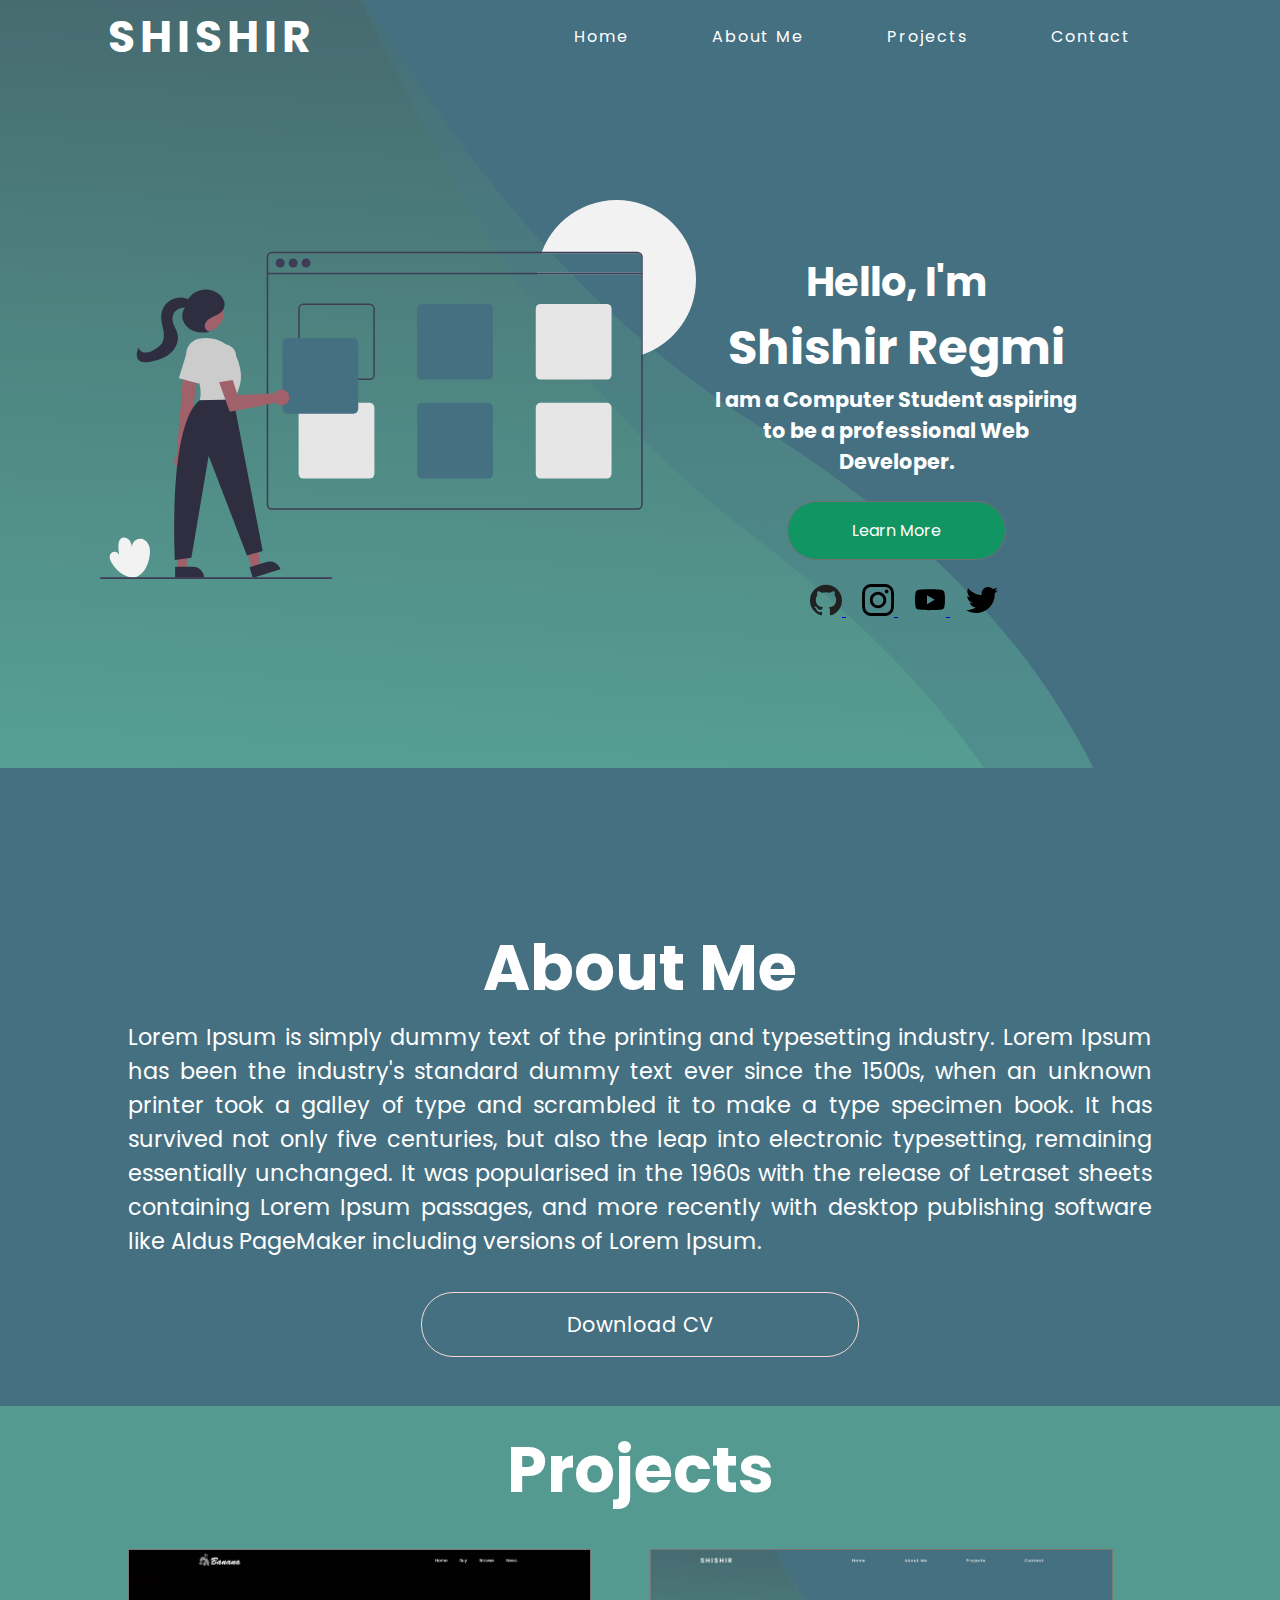
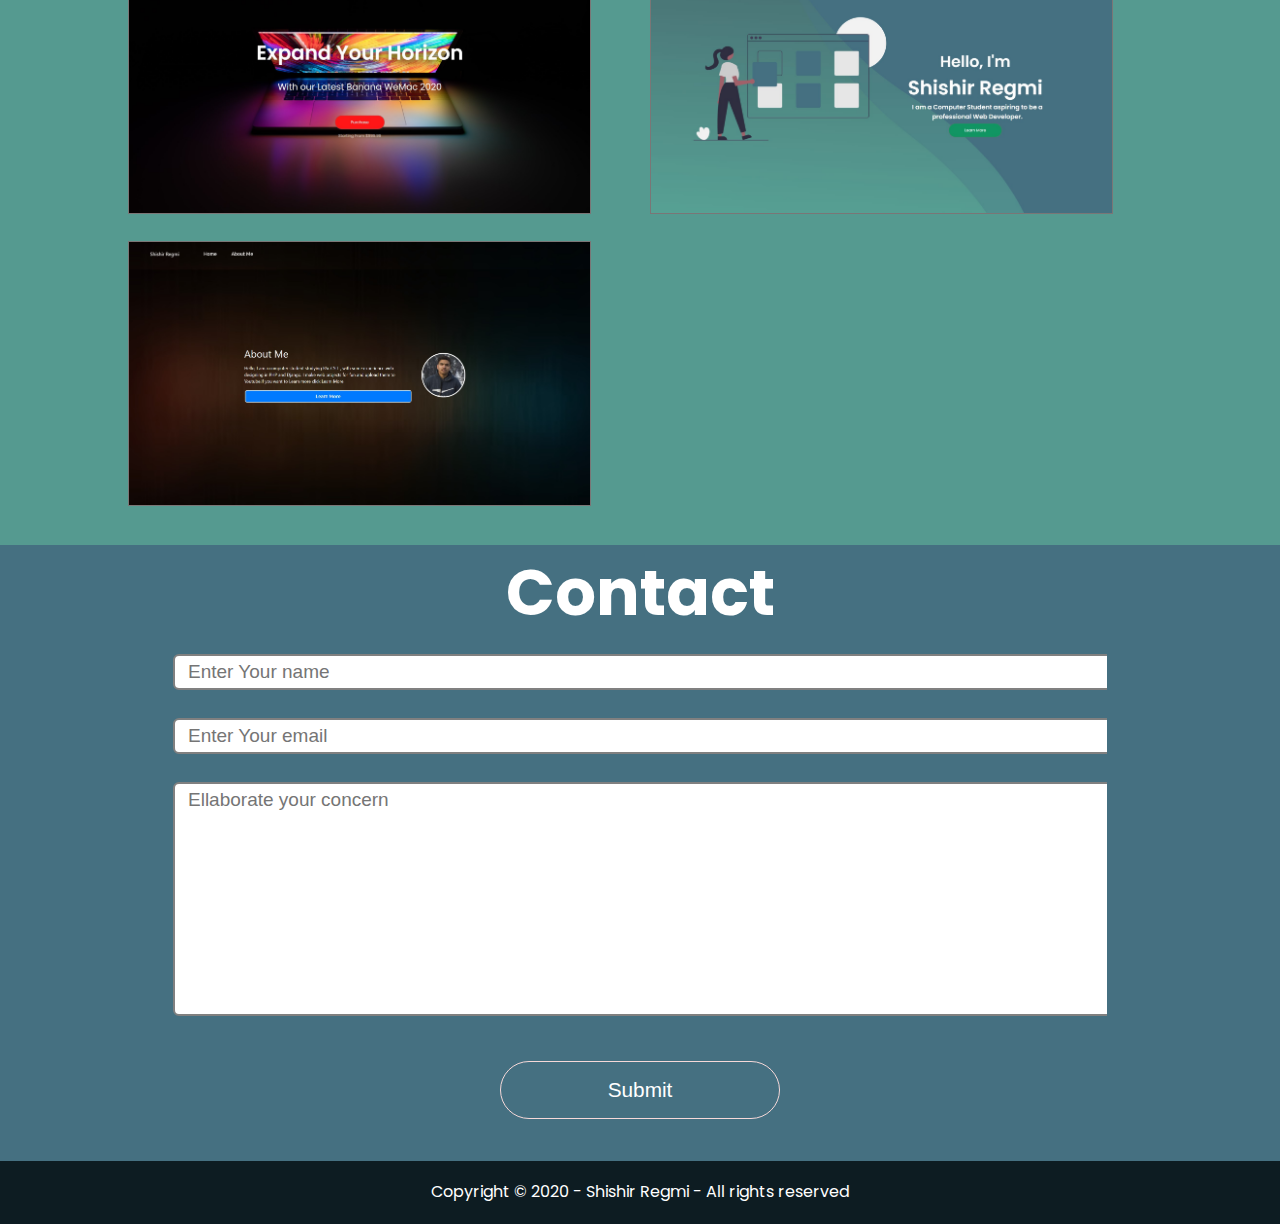
<file: index.html>
<!DOCTYPE html>
<html lang="en">
<head>
    <meta charset="UTF-8">
    <style>
        @import url('https://fonts.googleapis.com/css2?family=Poppins:wght@100;300;400;600&display=swap');
    </style>
    <meta name="viewport" content="width=device-width, initial-scale=1.0">
    <link rel="stylesheet" href="css/style.css">
    <link rel="shortcut icon" type="image/x-icon" href="favicon.ico">
    <title>Shishir Regmi</title>
</head>
<body>  
    <section class="landing">
        <nav>
            <div class="logo">
                <h1>Shishir</h1>
            </div>
            <ul class="nav-links">
                <li><a href="#">Home</a></li>
                <li><a href="#">About Me</a></li>
                <li><a href="#">Projects</a></li>
                <li><a href="#">Contact</a></li>
            </ul>
        </nav>
        <div class="container">
            <h2>Hello, I'm</h2>
            <h1>Shishir Regmi</h1>
            <h5>I am a Computer Student aspiring to be a professional Web Developer.</h5>
            <div class="button">
                 <a href="#" class="btn btn-primary">Learn More</a>
            </div>
            <div class="social">
                <a href="https://github.com/shishirregmi">
                    <img src="img/github.svg" alt >
                </a>
                <a href="https://instagram.com/shishir.regmi">
                    <img src="img/instagram.svg" alt >
                </a>
                <a href="https://www.youtube.com/channel/UCy2QgaFBvwVHWx_IAHKU8xg">
                    <img src="img/youtube.svg" alt >
                </a>
                <a href="https://twitter.com/regmi_shishir_">
                    <img src="img/twitter.svg" alt >
                </a>
            </div>
        </div>
    </section>

    <section class="about">
        <div class="container">
            <h2>About Me</h2>
            <p>Lorem Ipsum is simply dummy text of the printing and typesetting industry. Lorem Ipsum has been the industry's standard dummy text ever since the 1500s, when an unknown printer took a galley of type and scrambled it to make a type specimen book. It has survived not only five centuries, but also the leap into electronic typesetting, remaining essentially unchanged. It was popularised in the 1960s with the release of Letraset sheets containing Lorem Ipsum passages, and more recently with desktop publishing software like Aldus PageMaker including versions of Lorem Ipsum.</p>
            <div class="button">
                <a href="#" class="btn btn-clear">Download CV</a>
           </div>
        </div>
    </section>

    <section class="project">
        <div class="container">
            <h2>Projects</h2>

            <div class="proj-thumbs">
                <a href="projects/BananaInc">
                    <img src="img/thumb-1.jpg" alt >
                </a>
                <a href="https://shishirregmi.netlify.app/">
                    <img src="img/thumb-2.jpg" alt >
                </a>
                <a href="http://shishirregmi.pythonanywhere.com/">
                    <img src="img/thumb-3.jpg" alt >
                </a>
            </div>
        </div>
    </section>

    <section class="contact">
        <div class="container">
            <h2>Contact</h2>
            <form name="contact" method="POST" data-netlify="true">
                <input class="form-input" type="text" name="name" id="name" placeholder="Enter Your name">
    
                <input class="form-input" type="email" name="email" id="email" placeholder="Enter Your email">
    
                 <textarea class="form-input" name="text" id="text" cols="30" rows="10" placeholder="Ellaborate your concern"></textarea>
                <div class="button">
                    <button class="btn btn-clear">Submit</button>
                </div>
              </form>
        </div>
    </section>

    <footer>
        <p>Copyright © 2020 - Shishir Regmi - All rights reserved</p>      
    </footer>
</body>
</html>
</file>
<file: css/style.css>
*{
    margin: 0px;
    padding: 0px;
    overflow-x: hidden;
}
body{
    background: #457081;
    font-family: 'Poppins', sans-serif;  
    font-size: 16px; 
    color: white;
}

nav{
    display: flex;
    justify-content: space-around;
    align-items: center;
    min-height: 8vh;
}

.container h2{
    text-align: center;
}

.container p{
    text-align: justify;
    font-size: 1.4rem;
}

.logo{
    color: white;
    text-transform: uppercase;
    letter-spacing: 5px;
    font-size: 22px;
}

.nav-links{
    display: flex;
    justify-content: space-around;
    width: 50%;
}

.nav-links a{
    color: white;
    text-decoration: none;
    letter-spacing: 2px;
    list-style: none;
}
.landing{
    background: url(../img/gradient.svg) no-repeat;
    height: 100vh;
    width: 100%;
    overflow-y: hidden;
}

.landing .container{
    background: url(../img/image.svg) no-repeat;
    background-position: top 190px left 175px ;
    height: 100%;
    width: 100%;
    padding-left: 20vw;
    padding-right: 20%;
    padding-top: 20vh;
    text-align: center;
    color: white;
}

.landing .container h1{
    font-size: 5rem;    
}

.container h2{
    font-size: 4rem;
}

.landing h5{
    font-size: 1.6rem;
    padding-left: 35vw;
    width: 30vw;
}

.btn{
    padding: 1rem 4rem;
    border: 1px solid #707070;
    border-radius: 32px;
    text-decoration: none;
    background: #2c29e9;
    color: white;
}

.button{
    padding : 1.5rem 0;
    justify-content: center;
    display: flex;
}

.btn-primary{
    background: #119563 0% 0% no-repeat padding-box;
}

.btn:hover{    
    opacity: 75%;
}

.about{
    padding: 10px 10%;
}

.btn-clear{
    background: #457081;
    border: 1px solid #F6D9D9;
    width: 30%;
    text-align: center;
    font-size: 1.3rem;
}

.about *{
    margin: 5px 0;
}

.project{
    background:#559A90;
    padding-top: 1rem;
}


.social img{
    width: 2rem;
    margin-left: 1rem;
    height: auto;
    fill: white;
}

.proj-thumbs{
    padding: 0 10%;
    display: grid;
    grid-template-columns: repeat(auto-fit, minmax(461px, 1fr));
    justify-content: center;
    gap: 20px;
    padding-bottom: 2rem;
    margin-top: 2rem;
}

.proj-thumbs img{
    width: 461px;
    height: 263px;
    border: 1px solid rgb(122, 118, 118);
}

.proj-thumbs img:hover{
    width: 645px;
    height: 428px;
    position: relative;
    transform: translate(-55px, -73px);
}

.contact{
    display: flex;
    justify-content: center;
}

.form{
    max-width: 62%;
    margin: 25px auto;
    color: white;
}

.form-input{
    margin: 14px 0;
    padding: 5px 13px;
    width: 100%;
    font-size: 19px;
    border: 2px solid grey;
    border-radius: 6px;
    font-family: 'Segoe UI', Tahoma, Geneva, Verdana, sans-serif;
}

footer{
    margin-top: 2vh;
    height: 5vh;
    background: rgb(13, 28, 34);
    text-align: center;
    color: white;
    align-items: center;
    padding-top: 2vh;
}




@media only screen and (max-width: 1795px) {

    .landing .container{
        background-position: 100px 128px;
        background-size: 595.5px auto;

    }

    .landing{
        background-size: 1366px auto;
    }
}

@media only screen and (max-width: 1470px) {

    .landing .container h1{
        font-size: 3rem;
    }

    
    .landing .container h2{
        font-size: 2.5rem;
    }

    
    .landing .container h5{
        font-size: 1.3rem;
    }
}

@media only screen and (max-width: 1200px) {
    .landing .container{
        padding-top:20vh;
        background: none;
        padding-left: 0;
    }
}

@media only screen and (max-width: 600px) {
    .landing .container{
        background: none;
        padding-top: 10vh;
    }

    .landing .container h5{
        font-size: 1rem;
    }

    .btn-clear{
        width:40%;
        font-size: 1rem;
    }

    footer{
        font-size: 0.75rem;
    }
}



@media only screen and (max-width: 850px) {
    .nav-links{
        display: none;
    }
}
</file>
